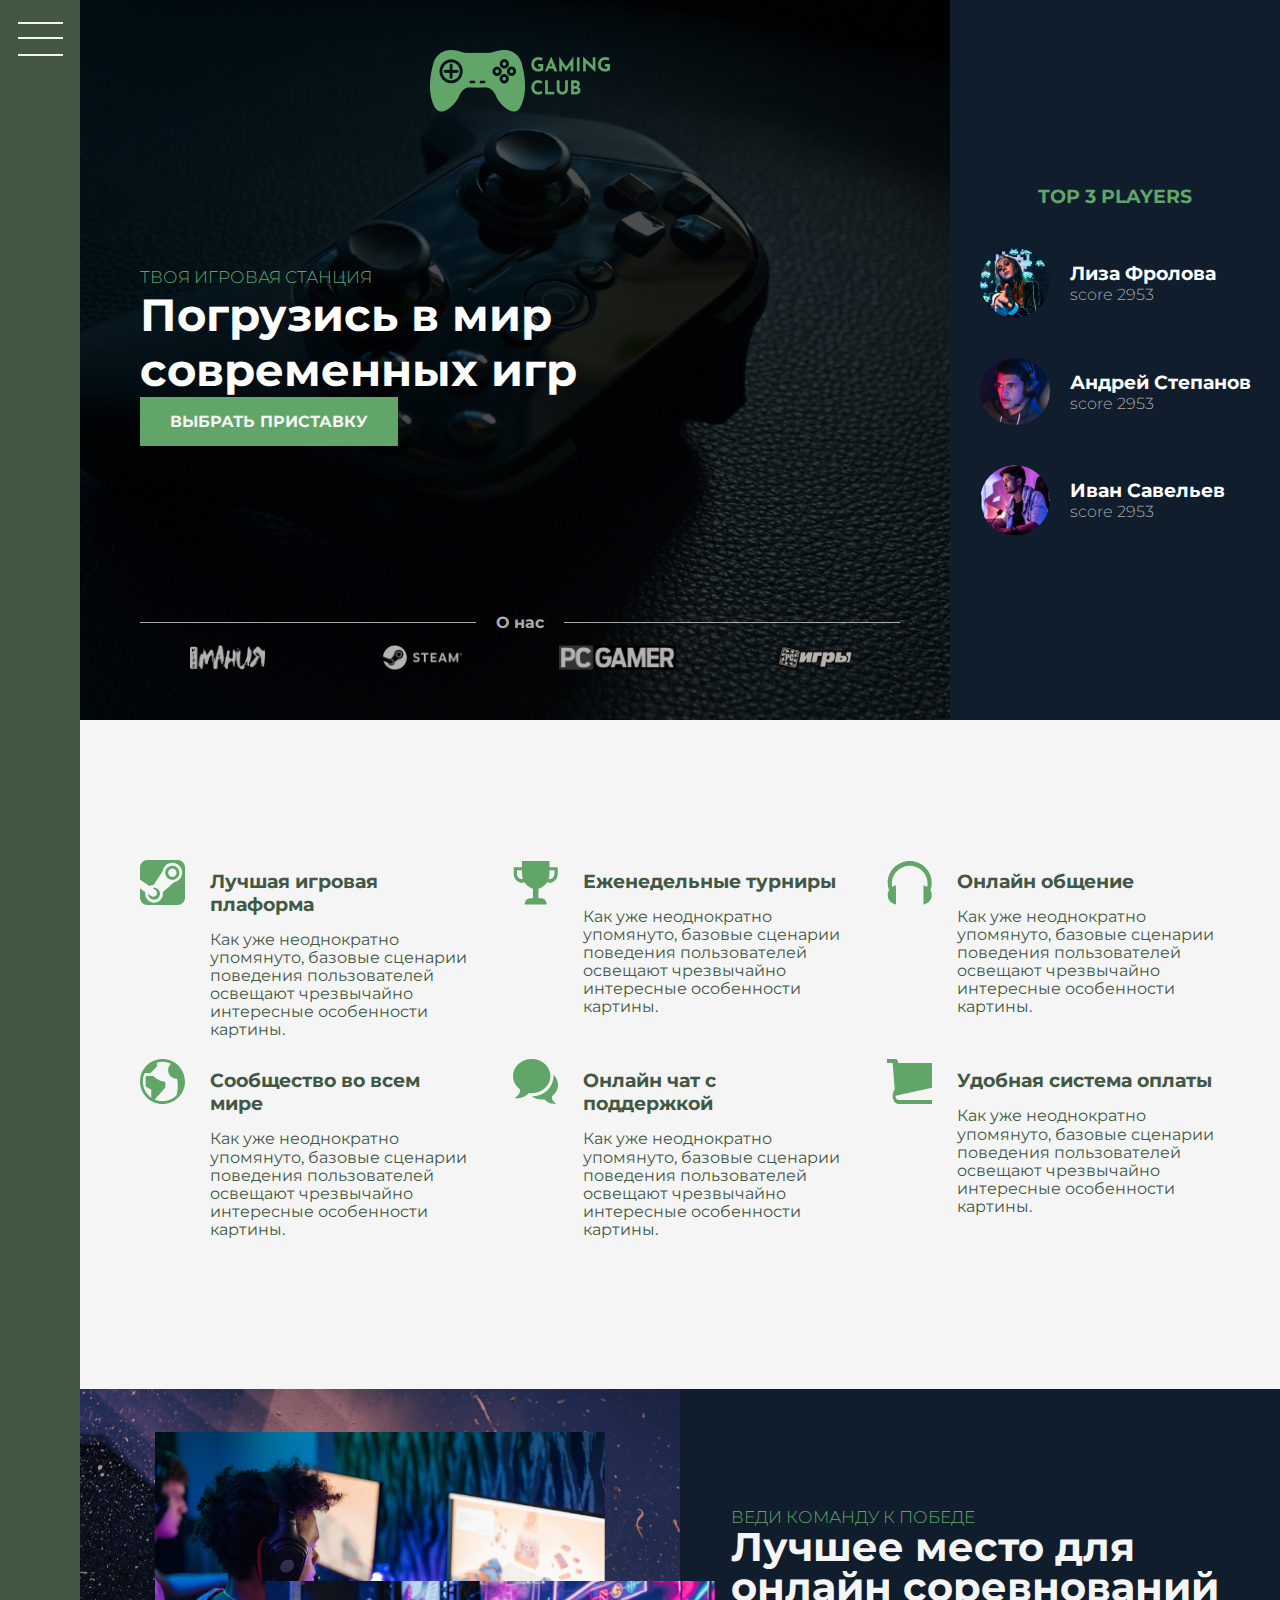
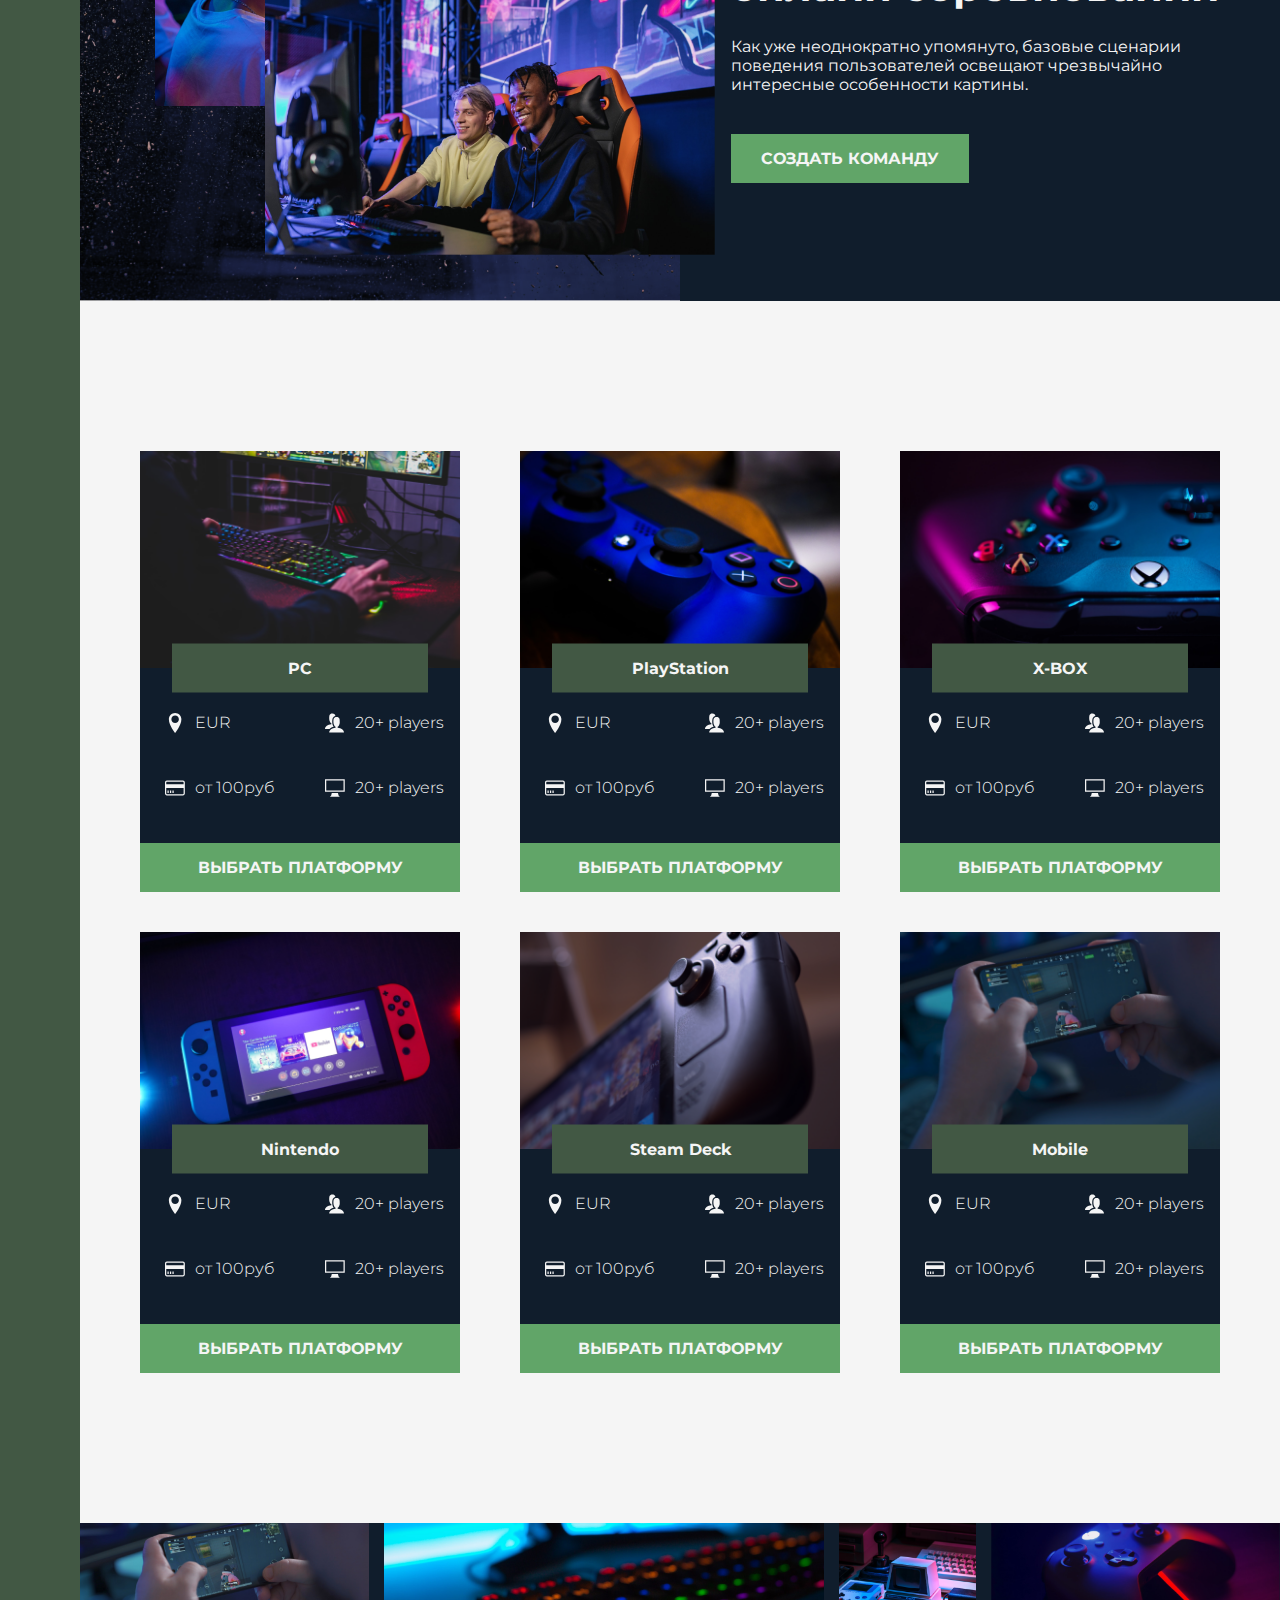
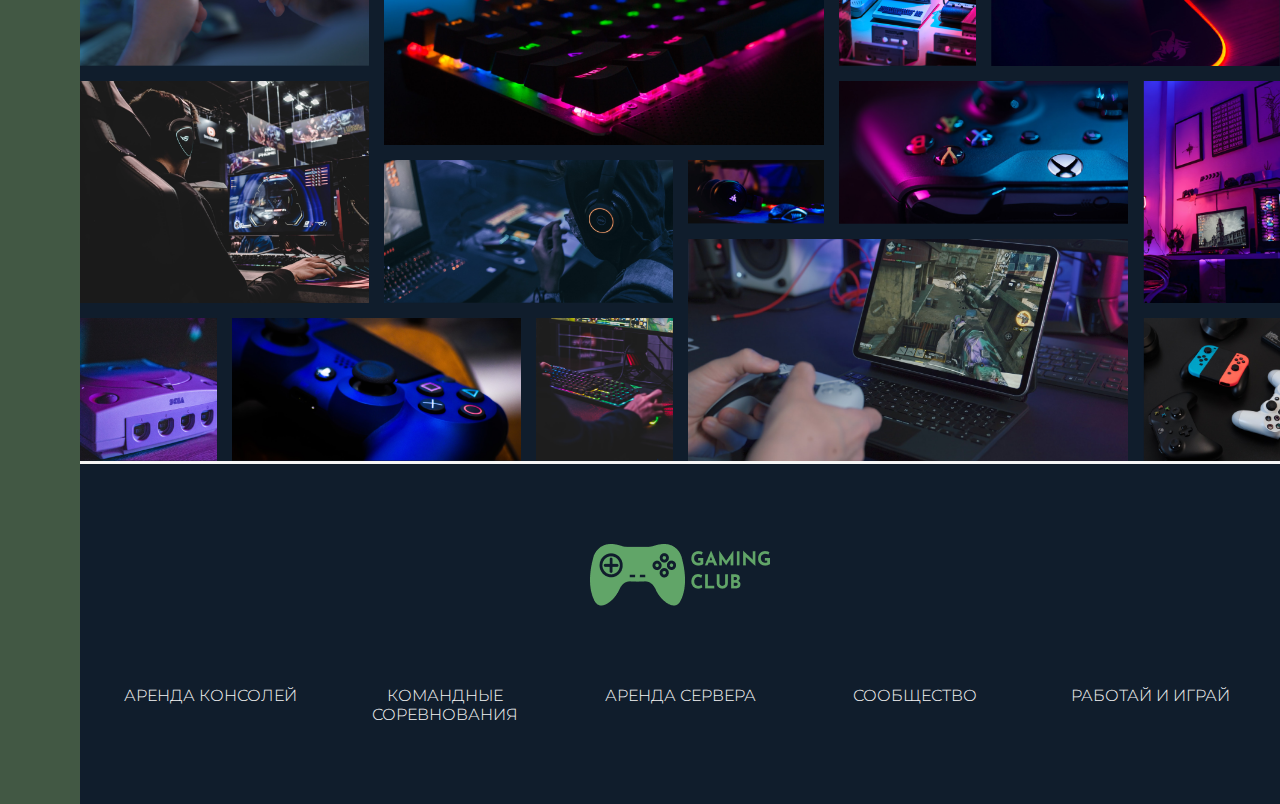
<file: index.html>
<!DOCTYPE html>
<html lang="en">
  <head>
    <meta charset="UTF-8" />
    <meta http-equiv="X-UA-Compatible" content="IE=edge" />
    <meta name="viewport" content="width=device-width, initial-scale=1.0" />
    <link
      href="https://fonts.googleapis.com/css2?family=Montserrat:wght@300;400;700&display=swap"
      rel="stylesheet"
    />
    <link rel="stylesheet" href="./css/style.css" />
    <title>Game store</title>
  </head>
  <body>
    <div class="container">
      <div class="sidebar">
        <button class="hamburger"></button>
      </div>

      <header class="header">
        <a href="#" class="logo">
          <img class="logo__img" src="./img/footer-logo.png" alt="logo" />
        </a>
        <h4 class="title-4">ТВОЯ ИГРОВАЯ СТАНЦИЯ</h4>
        <h1 class="title-1">Погрузись в мир современных игр</h1>
        <button class="btn header__btn">ВЫБРАТЬ ПРИСТАВКУ</button>
        <div class="header__line-text">О нас</div>
        <div class="header__img">
          <img src="./icons/game-1.png" alt="img" />
          <img src="./icons/game-2.png" alt="img" />
          <img src="./icons/game-3.png" alt="img" />
          <img src="./icons/game-4.png" alt="img" />
        </div>
      </header>

      <div class="gamers">
        <h3 class="title-3_green-light gamers__title">TOP 3 PLAYERS</h3>
        <div class="gamers__box">
          <img src="./img/gamer-1.png" alt="gamer" class="gamers__img" />
          <div class="gamers__text">
            <h3 class="title-3_white">Лиза Фролова</h3>
            <p class="gamers__score">score 2953</p>
          </div>
        </div>

        <div class="gamers__box">
          <img src="./img/gamer-2.png" alt="gamer" class="gamers__img" />
          <div class="gamers__text">
            <h3 class="title-3_white">Андрей Степанов</h3>
            <p class="gamers__score">score 2953</p>
          </div>
        </div>

        <div class="gamers__box">
          <img src="./img/gamer-3.png" alt="gamer" class="gamers__img" />
          <div class="gamers__text">
            <h3 class="title-3_white">Иван Савельев</h3>
            <p class="gamers__score">score 2953</p>
          </div>
        </div>
      </div>

      <div class="features">
        <div class="feature">
          <svg class="feature__icon">
            <use xlink:href="icons/symbol-defs.svg#icon-Vector-5"></use>
          </svg>
          <h3 class="title-3">Лучшая игровая плаформа</h3>
          <p class="feature__text">
            Как уже неоднократно упомянуто, базовые сценарии поведения
            пользователей освещают чрезвычайно интересные особенности картины.
          </p>
        </div>
        <div class="feature">
          <svg class="feature__icon">
            <use xlink:href="icons/symbol-defs.svg#icon-Vector-4"></use>
          </svg>
          <h3 class="title-3">Еженедельные турниры</h3>
          <p class="feature__text">
            Как уже неоднократно упомянуто, базовые сценарии поведения
            пользователей освещают чрезвычайно интересные особенности картины.
          </p>
        </div>
        <div class="feature">
          <svg class="feature__icon">
            <use xlink:href="icons/symbol-defs.svg#icon-Vector-3"></use>
          </svg>
          <h3 class="title-3">Онлайн общение</h3>
          <p class="feature__text">
            Как уже неоднократно упомянуто, базовые сценарии поведения
            пользователей освещают чрезвычайно интересные особенности картины.
          </p>
        </div>
        <div class="feature">
          <svg class="feature__icon">
            <use xlink:href="icons/symbol-defs.svg#icon-Vector-2"></use>
          </svg>
          <h3 class="title-3">Сообщество во всем мире</h3>
          <p class="feature__text">
            Как уже неоднократно упомянуто, базовые сценарии поведения
            пользователей освещают чрезвычайно интересные особенности картины.
          </p>
        </div>
        <div class="feature">
          <svg class="feature__icon">
            <use xlink:href="icons/symbol-defs.svg#icon-Vector-1"></use>
          </svg>
          <h3 class="title-3">Онлайн чат с поддержкой</h3>
          <p class="feature__text">
            Как уже неоднократно упомянуто, базовые сценарии поведения
            пользователей освещают чрезвычайно интересные особенности картины.
          </p>
        </div>
        <div class="feature">
          <svg class="feature__icon">
            <use xlink:href="icons/symbol-defs.svg#icon-Vector"></use>
          </svg>
          <h3 class="title-3">Удобная система оплаты</h3>
          <p class="feature__text">
            Как уже неоднократно упомянуто, базовые сценарии поведения
            пользователей освещают чрезвычайно интересные особенности картины.
          </p>
        </div>
      </div>

      <div class="banner-img">
        <img src="./img/banner-1.png" alt="img" class="banner-img__img-1" />
        <img src="./img/banner-2.png" alt="img" class="banner-img__img-2" />
      </div>

      <div class="banner-text">
        <h4 class="title-4">ВЕДИ КОМАНДУ К ПОБЕДЕ</h4>
        <h2 class="title-2 mb-sm">Лучшее место для онлайн соревнований</h2>
        <p class="banner-text__text">
          Как уже неоднократно упомянуто, базовые сценарии поведения
          пользователей освещают чрезвычайно интересные особенности картины.
        </p>
        <button class="btn">СОЗДАТЬ КОМАНДУ</button>
      </div>

      <div class="cards">
        <div class="card">
          <img src="./img/card-1.png" alt="img" class="card__img" />
          <h5 class="card__title">PC</h5>
          <div class="content card__location">
            <svg class="card__svg">
              <use xlink:href="icons/symbol-defs2.svg#icon-icon-location"></use>
            </svg>
            <p>EUR</p>
          </div>
          <div class="content card__man">
            <svg class="card__svg">
              <use xlink:href="icons/symbol-defs2.svg#icon-icon-man"></use>
            </svg>
            <p>20+ players</p>
          </div>
          <div class="content card__credit">
            <svg class="card__svg">
              <use xlink:href="icons/symbol-defs2.svg#icon-icon-credit"></use>
            </svg>
            <p>от 100руб</p>
          </div>
          <div class="content card__monitor">
            <svg class="card__svg">
              <use xlink:href="icons/symbol-defs2.svg#icon-icon-monitor"></use>
            </svg>
            <p>20+ players</p>
          </div>
          <button class="btn card__btn">ВЫБРАТЬ ПЛАТФОРМУ</button>
        </div>
        <div class="card">
          <img src="./img/card-2.png" alt="img" class="card__img" />
          <h5 class="card__title">PlayStation</h5>
          <div class="content card__location">
            <svg class="card__svg">
              <use xlink:href="icons/symbol-defs2.svg#icon-icon-location"></use>
            </svg>
            <p>EUR</p>
          </div>
          <div class="content card__man">
            <svg class="card__svg">
              <use xlink:href="icons/symbol-defs2.svg#icon-icon-man"></use>
            </svg>
            <p>20+ players</p>
          </div>
          <div class="content card__credit">
            <svg class="card__svg">
              <use xlink:href="icons/symbol-defs2.svg#icon-icon-credit"></use>
            </svg>
            <p>от 100руб</p>
          </div>
          <div class="content card__monitor">
            <svg class="card__svg">
              <use xlink:href="icons/symbol-defs2.svg#icon-icon-monitor"></use>
            </svg>
            <p>20+ players</p>
          </div>
          <button class="btn card__btn">ВЫБРАТЬ ПЛАТФОРМУ</button>
        </div>
        <div class="card">
          <img src="./img/card-3.png" alt="img" class="card__img" />
          <h5 class="card__title">X-BOX</h5>
          <div class="content card__location">
            <svg class="card__svg">
              <use xlink:href="icons/symbol-defs2.svg#icon-icon-location"></use>
            </svg>
            <p>EUR</p>
          </div>
          <div class="content card__man">
            <svg class="card__svg">
              <use xlink:href="icons/symbol-defs2.svg#icon-icon-man"></use>
            </svg>
            <p>20+ players</p>
          </div>
          <div class="content card__credit">
            <svg class="card__svg">
              <use xlink:href="icons/symbol-defs2.svg#icon-icon-credit"></use>
            </svg>
            <p>от 100руб</p>
          </div>
          <div class="content card__monitor">
            <svg class="card__svg">
              <use xlink:href="icons/symbol-defs2.svg#icon-icon-monitor"></use>
            </svg>
            <p>20+ players</p>
          </div>
          <button class="btn card__btn">ВЫБРАТЬ ПЛАТФОРМУ</button>
        </div>
        <div class="card">
          <img src="./img/card-4.png" alt="img" class="card__img" />
          <h5 class="card__title">Nintendo</h5>
          <div class="content card__location">
            <svg class="card__svg">
              <use xlink:href="icons/symbol-defs2.svg#icon-icon-location"></use>
            </svg>
            <p>EUR</p>
          </div>
          <div class="content card__man">
            <svg class="card__svg">
              <use xlink:href="icons/symbol-defs2.svg#icon-icon-man"></use>
            </svg>
            <p>20+ players</p>
          </div>
          <div class="content card__credit">
            <svg class="card__svg">
              <use xlink:href="icons/symbol-defs2.svg#icon-icon-credit"></use>
            </svg>
            <p>от 100руб</p>
          </div>
          <div class="content card__monitor">
            <svg class="card__svg">
              <use xlink:href="icons/symbol-defs2.svg#icon-icon-monitor"></use>
            </svg>
            <p>20+ players</p>
          </div>
          <button class="btn card__btn">ВЫБРАТЬ ПЛАТФОРМУ</button>
        </div>
        <div class="card">
          <img src="./img/card-5.png" alt="img" class="card__img" />
          <h5 class="card__title">Steam Deck</h5>
          <div class="content card__location">
            <svg class="card__svg">
              <use xlink:href="icons/symbol-defs2.svg#icon-icon-location"></use>
            </svg>
            <p>EUR</p>
          </div>
          <div class="content card__man">
            <svg class="card__svg">
              <use xlink:href="icons/symbol-defs2.svg#icon-icon-man"></use>
            </svg>
            <p>20+ players</p>
          </div>
          <div class="content card__credit">
            <svg class="card__svg">
              <use xlink:href="icons/symbol-defs2.svg#icon-icon-credit"></use>
            </svg>
            <p>от 100руб</p>
          </div>
          <div class="content card__monitor">
            <svg class="card__svg">
              <use xlink:href="icons/symbol-defs2.svg#icon-icon-monitor"></use>
            </svg>
            <p>20+ players</p>
          </div>
          <button class="btn card__btn">ВЫБРАТЬ ПЛАТФОРМУ</button>
        </div>
        <div class="card">
          <img src="./img/card-6.png" alt="img" class="card__img" />
          <h5 class="card__title">Mobile</h5>
          <div class="content card__location">
            <svg class="card__svg">
              <use xlink:href="icons/symbol-defs2.svg#icon-icon-location"></use>
            </svg>
            <p>EUR</p>
          </div>
          <div class="content card__man">
            <svg class="card__svg">
              <use xlink:href="icons/symbol-defs2.svg#icon-icon-man"></use>
            </svg>
            <p>20+ players</p>
          </div>
          <div class="content card__credit">
            <svg class="card__svg">
              <use xlink:href="icons/symbol-defs2.svg#icon-icon-credit"></use>
            </svg>
            <p>от 100руб</p>
          </div>
          <div class="content card__monitor">
            <svg class="card__svg">
              <use xlink:href="icons/symbol-defs2.svg#icon-icon-monitor"></use>
            </svg>
            <p>20+ players</p>
          </div>
          <button class="btn card__btn">ВЫБРАТЬ ПЛАТФОРМУ</button>
        </div>
      </div>

      <div class="gallery">
        <div class="gallery__item gallery__item-1">
          <img src="./img/gal-1.png" alt="img-1" class="gallery__img" />
        </div>

        <div class="gallery__item gallery__item-2">
          <img src="./img/gal-2.png" alt="img-2" class="gallery__img" />
        </div>

        <div class="gallery__item gallery__item-3">
          <img src="./img/gal-3.png" alt="img-3" class="gallery__img" />
        </div>

        <div class="gallery__item gallery__item-4">
          <img src="./img/gal-4.png" alt="img-4" class="gallery__img" />
        </div>

        <div class="gallery__item gallery__item-5">
          <img src="./img/gal-5.png" alt="img-5" class="gallery__img" />
        </div>

        <div class="gallery__item gallery__item-6">
          <img src="./img/gal-6.png" alt="img-6" class="gallery__img" />
        </div>

        <div class="gallery__item gallery__item-7">
          <img src="./img/gal-7.png" alt="img-7" class="gallery__img" />
        </div>

        <div class="gallery__item gallery__item-8">
          <img src="./img/gal-8.png" alt="img-8" class="gallery__img" />
        </div>

        <div class="gallery__item gallery__item-9">
          <img src="./img/gal-9.png" alt="img-9" class="gallery__img" />
        </div>

        <div class="gallery__item gallery__item-10">
          <img src="./img/gal-10.png" alt="img-10" class="gallery__img" />
        </div>

        <div class="gallery__item gallery__item-11">
          <img src="./img/gal-11.png" alt="img-11" class="gallery__img" />
        </div>

        <div class="gallery__item gallery__item-12">
          <img src="./img/gal-12.png" alt="img-12" class="gallery__img" />
        </div>

        <div class="gallery__item gallery__item-13">
          <img src="./img/gal-13.png" alt="img-13" class="gallery__img" />
        </div>

        <div class="gallery__item gallery__item-14">
          <img src="./img/gal-14.png" alt="img-14" class="gallery__img" />
        </div>
      </div>

      <footer class="footer">
        <a href="#" class="logo">
          <img class="logo__img" src="./img/footer-logo.png" alt="logo" />
        </a>

        <nav class="nav">
          <ul class="nav__list">
            <li class="nav__item">
              <a href="#" class="nav__link">АРЕНДА КОНСОЛЕЙ</a>
            </li>
            <li class="nav__item">
              <a href="#" class="nav__link">КОМАНДНЫЕ СОРЕВНОВАНИЯ</a>
            </li>
            <li class="nav__item">
              <a href="#" class="nav__link">АРЕНДА СЕРВЕРА</a>
            </li>
            <li class="nav__item">
              <a href="#" class="nav__link">СООБЩЕСТВО</a>
            </li>
            <li class="nav__item">
              <a href="#" class="nav__link">РАБОТАЙ И ИГРАЙ</a>
            </li>
          </ul>
        </nav>
      </footer>
    </div>
  </body>
</html>
</file>
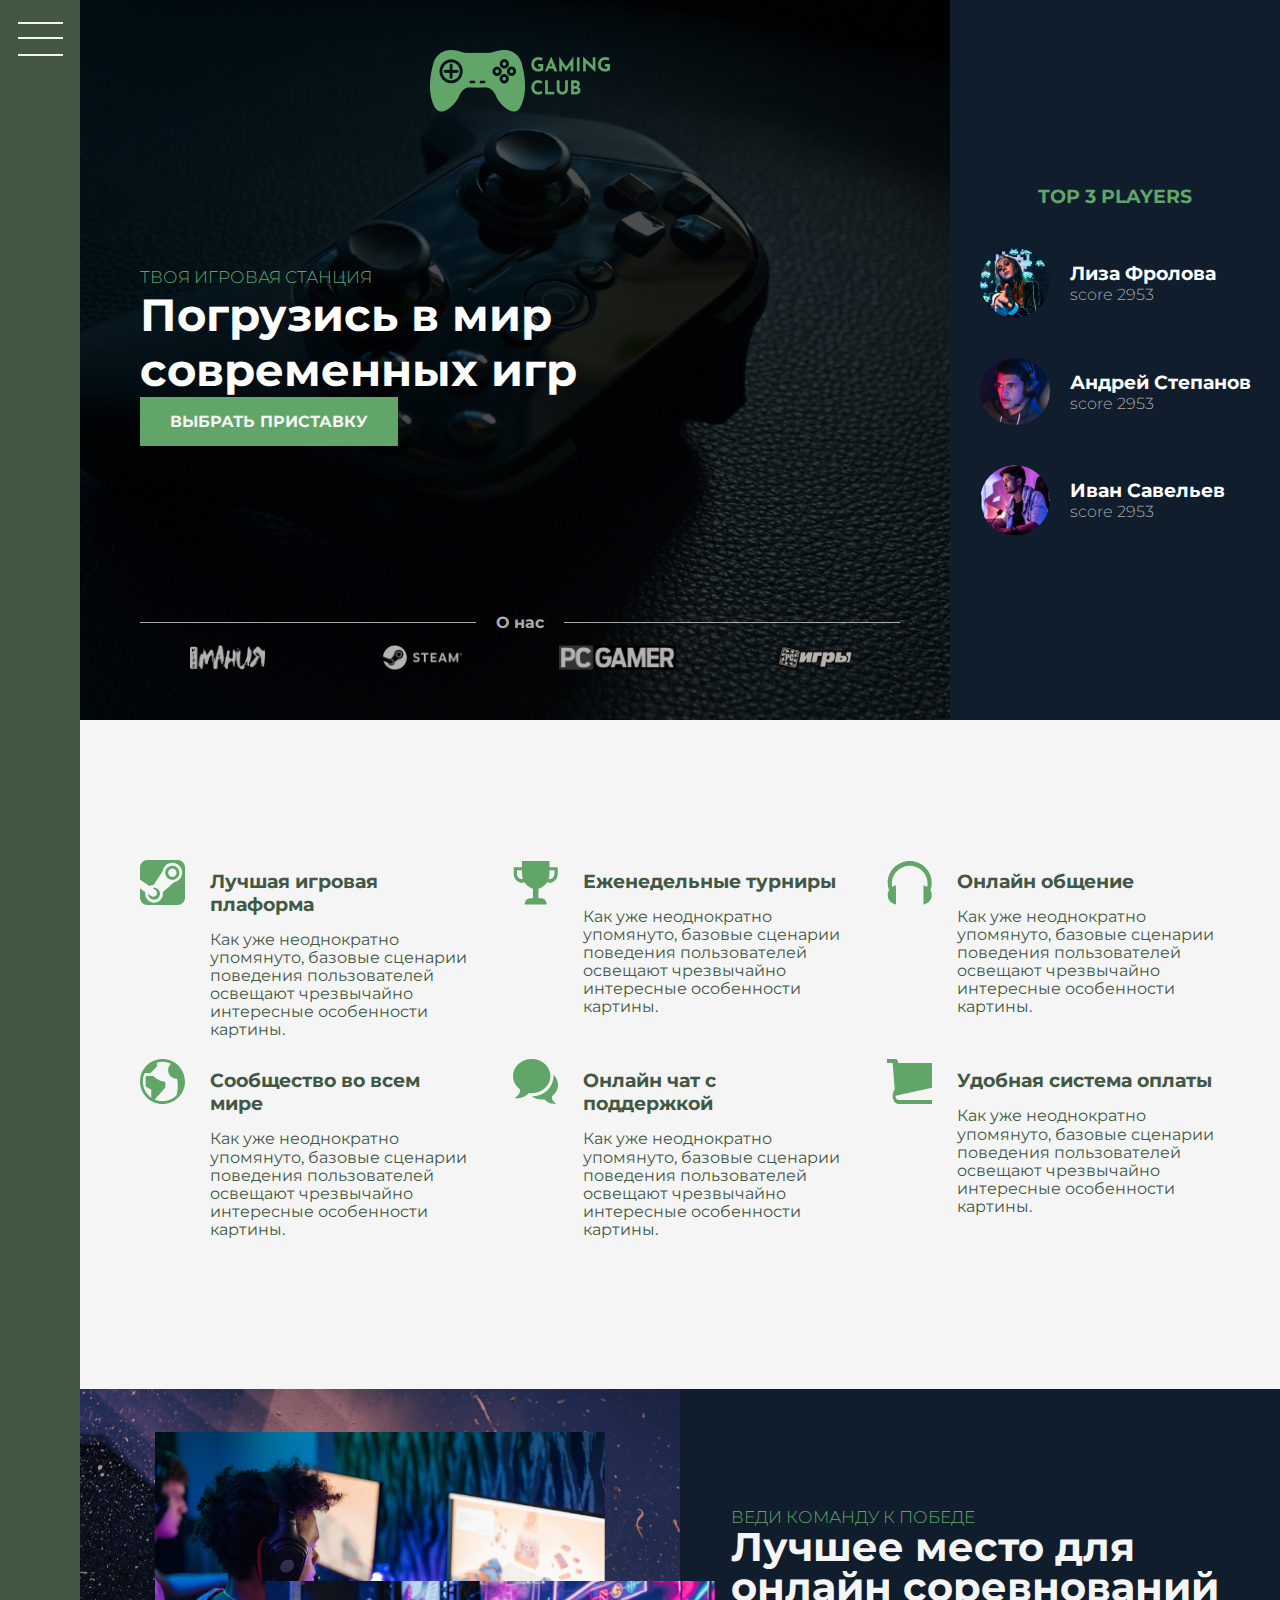
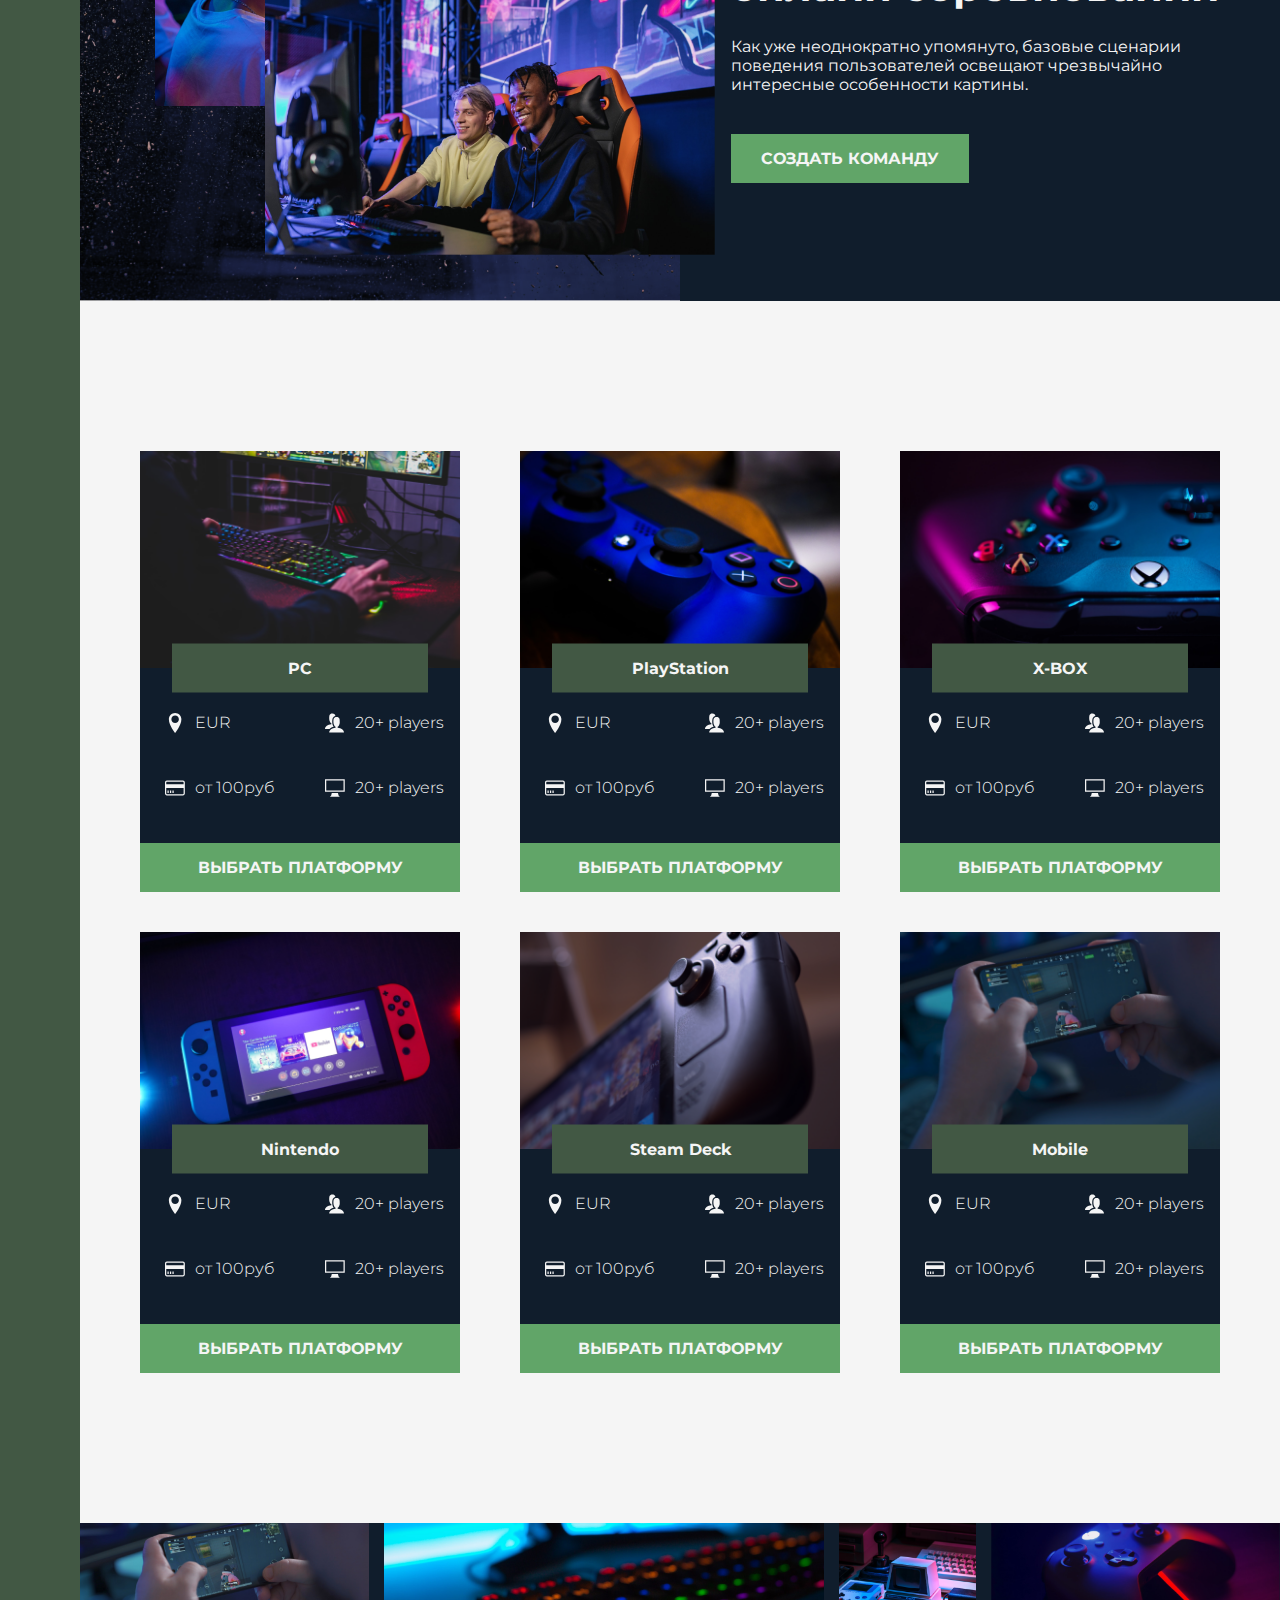
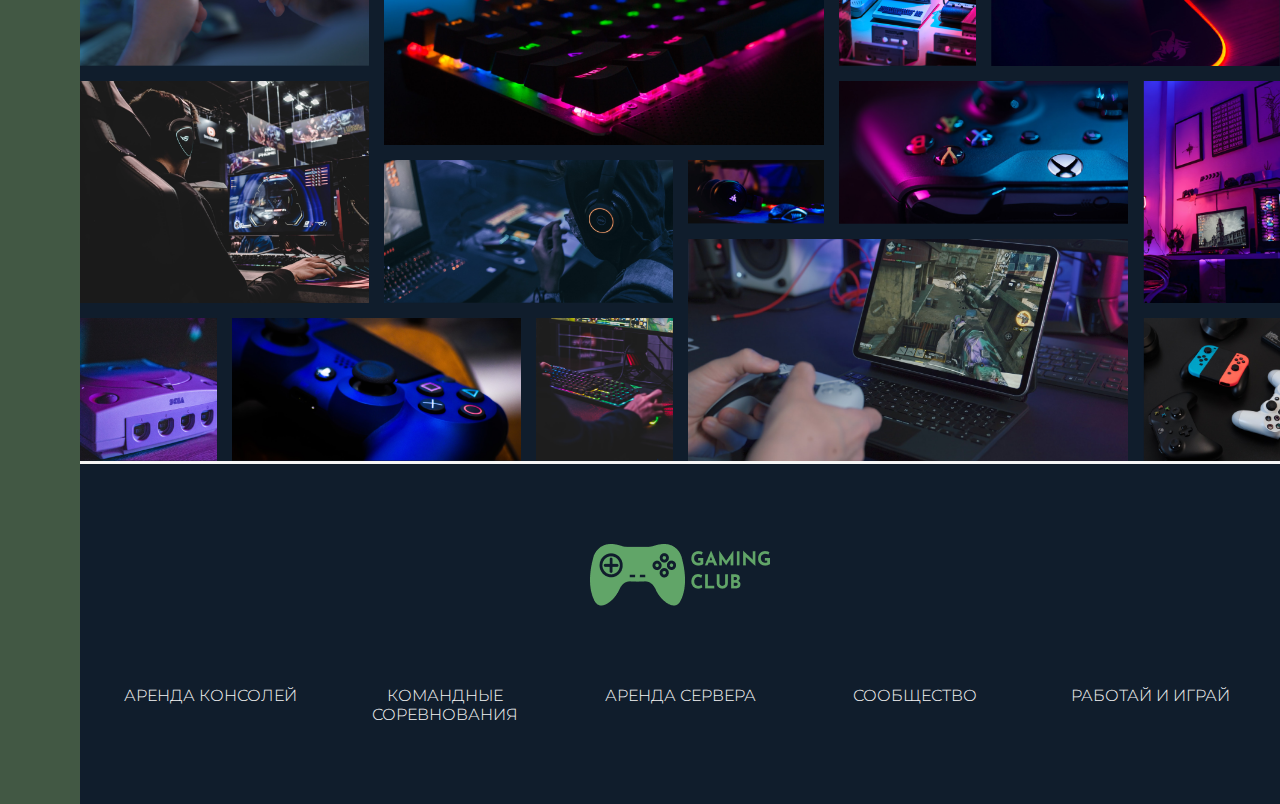
<file: src/index.html>
<!DOCTYPE html>
<html lang="en">
  <head>
    <meta charset="UTF-8" />
    <meta http-equiv="X-UA-Compatible" content="IE=edge" />
    <meta name="viewport" content="width=device-width, initial-scale=1.0" />
    <link
      href="https://fonts.googleapis.com/css2?family=Montserrat:wght@300;400;700&display=swap"
      rel="stylesheet"
    />
    <link rel="stylesheet" href="css/style.css" />
    <title>Game store</title>
  </head>
  <body>
    <div class="container">
      <div class="sidebar">
        <button class="hamburger"></button>
      </div>

      <header class="header">
        <a href="#" class="logo">
          <img class="logo__img" src="img/footer-logo.png" alt="logo" />
        </a>
        <h4 class="title-4">ТВОЯ ИГРОВАЯ СТАНЦИЯ</h4>
        <h1 class="title-1">Погрузись в мир современных игр</h1>
        <button class="btn header__btn">ВЫБРАТЬ ПРИСТАВКУ</button>
        <div class="header__line-text">О нас</div>
        <div class="header__img">
          <img src="icons/game-1.png" alt="img" />
          <img src="icons/game-2.png" alt="img" />
          <img src="icons/game-3.png" alt="img" />
          <img src="icons/game-4.png" alt="img" />
        </div>
      </header>

      <div class="gamers">
        <h3 class="title-3_green-light gamers__title">TOP 3 PLAYERS</h3>
        <div class="gamers__box">
          <img src="img/gamer-1.png" alt="gamer" class="gamers__img" />
          <div class="gamers__text">
            <h3 class="title-3_white">Лиза Фролова</h3>
            <p class="gamers__score">score 2953</p>
          </div>
        </div>

        <div class="gamers__box">
          <img src="img/gamer-2.png" alt="gamer" class="gamers__img" />
          <div class="gamers__text">
            <h3 class="title-3_white">Андрей Степанов</h3>
            <p class="gamers__score">score 2953</p>
          </div>
        </div>

        <div class="gamers__box">
          <img src="img/gamer-3.png" alt="gamer" class="gamers__img" />
          <div class="gamers__text">
            <h3 class="title-3_white">Иван Савельев</h3>
            <p class="gamers__score">score 2953</p>
          </div>
        </div>
      </div>

      <div class="features">
        <div class="feature">
          <svg class="feature__icon">
            <use xlink:href="icons/symbol-defs.svg#icon-Vector-5"></use>
          </svg>
          <h3 class="title-3">Лучшая игровая плаформа</h3>
          <p class="feature__text">
            Как уже неоднократно упомянуто, базовые сценарии поведения
            пользователей освещают чрезвычайно интересные особенности картины.
          </p>
        </div>
        <div class="feature">
          <svg class="feature__icon">
            <use xlink:href="icons/symbol-defs.svg#icon-Vector-4"></use>
          </svg>
          <h3 class="title-3">Еженедельные турниры</h3>
          <p class="feature__text">
            Как уже неоднократно упомянуто, базовые сценарии поведения
            пользователей освещают чрезвычайно интересные особенности картины.
          </p>
        </div>
        <div class="feature">
          <svg class="feature__icon">
            <use xlink:href="icons/symbol-defs.svg#icon-Vector-3"></use>
          </svg>
          <h3 class="title-3">Онлайн общение</h3>
          <p class="feature__text">
            Как уже неоднократно упомянуто, базовые сценарии поведения
            пользователей освещают чрезвычайно интересные особенности картины.
          </p>
        </div>
        <div class="feature">
          <svg class="feature__icon">
            <use xlink:href="icons/symbol-defs.svg#icon-Vector-2"></use>
          </svg>
          <h3 class="title-3">Сообщество во всем мире</h3>
          <p class="feature__text">
            Как уже неоднократно упомянуто, базовые сценарии поведения
            пользователей освещают чрезвычайно интересные особенности картины.
          </p>
        </div>
        <div class="feature">
          <svg class="feature__icon">
            <use xlink:href="icons/symbol-defs.svg#icon-Vector-1"></use>
          </svg>
          <h3 class="title-3">Онлайн чат с поддержкой</h3>
          <p class="feature__text">
            Как уже неоднократно упомянуто, базовые сценарии поведения
            пользователей освещают чрезвычайно интересные особенности картины.
          </p>
        </div>
        <div class="feature">
          <svg class="feature__icon">
            <use xlink:href="icons/symbol-defs.svg#icon-Vector"></use>
          </svg>
          <h3 class="title-3">Удобная система оплаты</h3>
          <p class="feature__text">
            Как уже неоднократно упомянуто, базовые сценарии поведения
            пользователей освещают чрезвычайно интересные особенности картины.
          </p>
        </div>
      </div>

      <div class="banner-img">
        <img src="/src/img/banner-1.png" alt="img" class="banner-img__img-1" />
        <img src="/src/img/banner-2.png" alt="img" class="banner-img__img-2" />
      </div>

      <div class="banner-text">
        <h4 class="title-4">ВЕДИ КОМАНДУ К ПОБЕДЕ</h4>
        <h2 class="title-2 mb-sm">Лучшее место для онлайн соревнований</h2>
        <p class="banner-text__text">
          Как уже неоднократно упомянуто, базовые сценарии поведения
          пользователей освещают чрезвычайно интересные особенности картины.
        </p>
        <button class="btn">СОЗДАТЬ КОМАНДУ</button>
      </div>

      <div class="cards">
        <div class="card">
          <img src="/src/img/card-1.png" alt="img" class="card__img" />
          <h5 class="card__title">PC</h5>
          <div class="content card__location">
            <svg class="card__svg">
              <use xlink:href="icons/symbol-defs2.svg#icon-icon-location"></use>
            </svg>
            <p>EUR</p>
          </div>
          <div class="content card__man">
            <svg class="card__svg">
              <use xlink:href="icons/symbol-defs2.svg#icon-icon-man"></use>
            </svg>
            <p>20+ players</p>
          </div>
          <div class="content card__credit">
            <svg class="card__svg">
              <use xlink:href="icons/symbol-defs2.svg#icon-icon-credit"></use>
            </svg>
            <p>от 100руб</p>
          </div>
          <div class="content card__monitor">
            <svg class="card__svg">
              <use xlink:href="icons/symbol-defs2.svg#icon-icon-monitor"></use>
            </svg>
            <p>20+ players</p>
          </div>
          <button class="btn card__btn">ВЫБРАТЬ ПЛАТФОРМУ</button>
        </div>
        <div class="card">
          <img src="/src/img/card-2.png" alt="img" class="card__img" />
          <h5 class="card__title">PlayStation</h5>
          <div class="content card__location">
            <svg class="card__svg">
              <use xlink:href="icons/symbol-defs2.svg#icon-icon-location"></use>
            </svg>
            <p>EUR</p>
          </div>
          <div class="content card__man">
            <svg class="card__svg">
              <use xlink:href="icons/symbol-defs2.svg#icon-icon-man"></use>
            </svg>
            <p>20+ players</p>
          </div>
          <div class="content card__credit">
            <svg class="card__svg">
              <use xlink:href="icons/symbol-defs2.svg#icon-icon-credit"></use>
            </svg>
            <p>от 100руб</p>
          </div>
          <div class="content card__monitor">
            <svg class="card__svg">
              <use xlink:href="icons/symbol-defs2.svg#icon-icon-monitor"></use>
            </svg>
            <p>20+ players</p>
          </div>
          <button class="btn card__btn">ВЫБРАТЬ ПЛАТФОРМУ</button>
        </div>
        <div class="card">
          <img src="/src/img/card-3.png" alt="img" class="card__img" />
          <h5 class="card__title">X-BOX</h5>
          <div class="content card__location">
            <svg class="card__svg">
              <use xlink:href="icons/symbol-defs2.svg#icon-icon-location"></use>
            </svg>
            <p>EUR</p>
          </div>
          <div class="content card__man">
            <svg class="card__svg">
              <use xlink:href="icons/symbol-defs2.svg#icon-icon-man"></use>
            </svg>
            <p>20+ players</p>
          </div>
          <div class="content card__credit">
            <svg class="card__svg">
              <use xlink:href="icons/symbol-defs2.svg#icon-icon-credit"></use>
            </svg>
            <p>от 100руб</p>
          </div>
          <div class="content card__monitor">
            <svg class="card__svg">
              <use xlink:href="icons/symbol-defs2.svg#icon-icon-monitor"></use>
            </svg>
            <p>20+ players</p>
          </div>
          <button class="btn card__btn">ВЫБРАТЬ ПЛАТФОРМУ</button>
        </div>
        <div class="card">
          <img src="/src/img/card-4.png" alt="img" class="card__img" />
          <h5 class="card__title">Nintendo</h5>
          <div class="content card__location">
            <svg class="card__svg">
              <use xlink:href="icons/symbol-defs2.svg#icon-icon-location"></use>
            </svg>
            <p>EUR</p>
          </div>
          <div class="content card__man">
            <svg class="card__svg">
              <use xlink:href="icons/symbol-defs2.svg#icon-icon-man"></use>
            </svg>
            <p>20+ players</p>
          </div>
          <div class="content card__credit">
            <svg class="card__svg">
              <use xlink:href="icons/symbol-defs2.svg#icon-icon-credit"></use>
            </svg>
            <p>от 100руб</p>
          </div>
          <div class="content card__monitor">
            <svg class="card__svg">
              <use xlink:href="icons/symbol-defs2.svg#icon-icon-monitor"></use>
            </svg>
            <p>20+ players</p>
          </div>
          <button class="btn card__btn">ВЫБРАТЬ ПЛАТФОРМУ</button>
        </div>
        <div class="card">
          <img src="/src/img/card-5.png" alt="img" class="card__img" />
          <h5 class="card__title">Steam Deck</h5>
          <div class="content card__location">
            <svg class="card__svg">
              <use xlink:href="icons/symbol-defs2.svg#icon-icon-location"></use>
            </svg>
            <p>EUR</p>
          </div>
          <div class="content card__man">
            <svg class="card__svg">
              <use xlink:href="icons/symbol-defs2.svg#icon-icon-man"></use>
            </svg>
            <p>20+ players</p>
          </div>
          <div class="content card__credit">
            <svg class="card__svg">
              <use xlink:href="icons/symbol-defs2.svg#icon-icon-credit"></use>
            </svg>
            <p>от 100руб</p>
          </div>
          <div class="content card__monitor">
            <svg class="card__svg">
              <use xlink:href="icons/symbol-defs2.svg#icon-icon-monitor"></use>
            </svg>
            <p>20+ players</p>
          </div>
          <button class="btn card__btn">ВЫБРАТЬ ПЛАТФОРМУ</button>
        </div>
        <div class="card">
          <img src="/src/img/card-6.png" alt="img" class="card__img" />
          <h5 class="card__title">Mobile</h5>
          <div class="content card__location">
            <svg class="card__svg">
              <use xlink:href="icons/symbol-defs2.svg#icon-icon-location"></use>
            </svg>
            <p>EUR</p>
          </div>
          <div class="content card__man">
            <svg class="card__svg">
              <use xlink:href="icons/symbol-defs2.svg#icon-icon-man"></use>
            </svg>
            <p>20+ players</p>
          </div>
          <div class="content card__credit">
            <svg class="card__svg">
              <use xlink:href="icons/symbol-defs2.svg#icon-icon-credit"></use>
            </svg>
            <p>от 100руб</p>
          </div>
          <div class="content card__monitor">
            <svg class="card__svg">
              <use xlink:href="icons/symbol-defs2.svg#icon-icon-monitor"></use>
            </svg>
            <p>20+ players</p>
          </div>
          <button class="btn card__btn">ВЫБРАТЬ ПЛАТФОРМУ</button>
        </div>
      </div>

      <div class="gallery">
        <div class="gallery__item gallery__item-1">
          <img src="img/gal-1.png" alt="img-1" class="gallery__img" />
        </div>

        <div class="gallery__item gallery__item-2">
          <img src="img/gal-2.png" alt="img-2" class="gallery__img" />
        </div>

        <div class="gallery__item gallery__item-3">
          <img src="img/gal-3.png" alt="img-3" class="gallery__img" />
        </div>

        <div class="gallery__item gallery__item-4">
          <img src="img/gal-4.png" alt="img-4" class="gallery__img" />
        </div>

        <div class="gallery__item gallery__item-5">
          <img src="img/gal-5.png" alt="img-5" class="gallery__img" />
        </div>

        <div class="gallery__item gallery__item-6">
          <img src="img/gal-6.png" alt="img-6" class="gallery__img" />
        </div>

        <div class="gallery__item gallery__item-7">
          <img src="img/gal-7.png" alt="img-7" class="gallery__img" />
        </div>

        <div class="gallery__item gallery__item-8">
          <img src="img/gal-8.png" alt="img-8" class="gallery__img" />
        </div>

        <div class="gallery__item gallery__item-9">
          <img src="img/gal-9.png" alt="img-9" class="gallery__img" />
        </div>

        <div class="gallery__item gallery__item-10">
          <img src="img/gal-10.png" alt="img-10" class="gallery__img" />
        </div>

        <div class="gallery__item gallery__item-11">
          <img src="img/gal-11.png" alt="img-11" class="gallery__img" />
        </div>

        <div class="gallery__item gallery__item-12">
          <img src="img/gal-12.png" alt="img-12" class="gallery__img" />
        </div>

        <div class="gallery__item gallery__item-13">
          <img src="img/gal-13.png" alt="img-13" class="gallery__img" />
        </div>

        <div class="gallery__item gallery__item-14">
          <img src="img/gal-14.png" alt="img-14" class="gallery__img" />
        </div>
      </div>

      <footer class="footer">
        <a href="#" class="logo">
          <img class="logo__img" src="img/footer-logo.png" alt="logo" />
        </a>

        <nav class="nav">
          <ul class="nav__list">
            <li class="nav__item">
              <a href="#" class="nav__link">АРЕНДА КОНСОЛЕЙ</a>
            </li>
            <li class="nav__item">
              <a href="#" class="nav__link">КОМАНДНЫЕ СОРЕВНОВАНИЯ</a>
            </li>
            <li class="nav__item">
              <a href="#" class="nav__link">АРЕНДА СЕРВЕРА</a>
            </li>
            <li class="nav__item">
              <a href="#" class="nav__link">СООБЩЕСТВО</a>
            </li>
            <li class="nav__item">
              <a href="#" class="nav__link">РАБОТАЙ И ИГРАЙ</a>
            </li>
          </ul>
        </nav>
      </footer>
    </div>
  </body>
</html>
</file>
<file: css/style.css>
*, ::after, ::before {
  margin: 0;
  padding: 0;
  box-sizing: border-box; }

html {
  font-size: 62.5%; }
  @media only screen and (max-width: 1170px) {
    html {
      font-size: 50%; } }
  @media only screen and (max-width: 420px) {
    html {
      font-size: 40%; } }

body {
  font-family: "Montserrat", sans-serif;
  font-weight: 400px;
  color: #F5F5F5;
  font-size: 1.6rem;
  background-color: #F5F5F5; }

.container {
  display: grid;
  grid-template-rows: 80vh min-content 40vw repeat(3, min-content);
  grid-template-columns: [sidebar-start] 8rem [sidebar-end full-start] minmax(6rem, 1fr) [center-start] repeat(8, [col-start] minmax(min-content, 14rem) [col-end]) [center-end] minmax(6rem, 1fr) [full-end]; }
  @media only screen and (max-width: 1170px) {
    .container {
      grid-template-rows: 6rem 80vh min-content 40vw repeat(3, min-content);
      grid-template-columns: [full-start] minmax(6rem, 1fr) [center-start] repeat(8, [col-start] minmax(min-content, 14rem) [col-end]) [center-end] minmax(6rem, 1fr) [full-end]; } }
  @media only screen and (max-width: 830px) {
    .container {
      grid-template-rows: 6rem calc(100vh - 6rem) min-content min-content min-content repeat(3, min-content); } }

.btn {
  font-family: "Montserrat", sans-serif;
  font-size: 1.6rem;
  font-weight: 700;
  color: #F5F5F5;
  text-transform: uppercase;
  background-color: #61A568;
  border: none;
  padding: 1.5rem 3rem; }
  .btn:hover {
    background-color: #425844; }

.title-1 {
  font-size: 4.5rem;
  font-weight: 700;
  color: white; }

.title-2 {
  font-size: 4rem;
  font-weight: 700;
  color: #F5F5F5;
  line-height: 100%; }

.title-3 {
  font-size: 1.9rem;
  font-weight: 700;
  color: #425844; }
  .title-3_white {
    color: white; }
  .title-3_green-light {
    color: #61A568; }

.title-4 {
  font-size: 1.7rem;
  font-weight: 300;
  color: #61A568; }

.cards {
  background-color: #F5F5F5;
  grid-column: center-start/center-end;
  display: grid;
  grid-template-columns: repeat(auto-fit, minmax(25rem, 1fr));
  gap: 4rem 6rem;
  padding: 15rem 0; }
  @media only screen and (max-width: 420px) {
    .cards {
      padding: 5rem 0; } }

.card {
  background-color: #101D2C;
  display: grid;
  grid-template-columns: repeat(2, 1fr);
  gap: 4.5rem 0; }
  .card__img {
    width: 100%;
    grid-column: 1/-1;
    grid-row: 1/2; }
  .card__title {
    grid-column: 1/-1;
    grid-row: 1/2;
    padding: 1.5rem;
    background-color: #425844;
    font-size: 1.6rem;
    font-weight: 700;
    text-align: center;
    color: #F5F5F5;
    width: 80%;
    justify-self: center;
    align-self: flex-end;
    transform: translateY(50%);
    z-index: 2; }
  .card__svg {
    width: 2rem;
    height: 2rem;
    margin-right: 1rem; }
  .card__btn {
    grid-column: 1/-1; }

.content {
  margin-left: 2.5rem;
  display: flex; }

.content p {
  font-size: 1.6rem;
  font-weight: 300;
  color: #F5F5F5; }

.header {
  background-color: #101D2C;
  grid-column: full-start/col-end 6;
  display: grid;
  grid-template-rows: 1fr min-content minmax(10rem, min-content) 1fr;
  padding: 5rem 5rem 5rem 6rem;
  background: url(../img/header-bg.png) center/cover no-repeat; }
  @media only screen and (max-width: 830px) {
    .header {
      grid-column: full-start/full-end; } }
  .header__line-text {
    font-size: 1.6rem;
    color: #AAAAAA;
    font-weight: 700;
    display: grid;
    grid-template-columns: 1fr max-content 1fr;
    gap: 0 2rem;
    align-items: center;
    margin-bottom: 1.3rem; }
    .header__line-text::before, .header__line-text::after {
      content: "";
      height: 0.1rem;
      display: block;
      background-color: #AAAAAA; }
  .header__img {
    display: grid;
    grid-template-columns: repeat(4, 1fr);
    justify-items: center;
    gap: 2rem; }
  .header__img img {
    height: 2.5rem;
    filter: brightness(70%); }
  .header__btn {
    align-self: start;
    justify-self: start; }

.logo {
  display: block; }
  .logo__img {
    display: block;
    margin: 0 auto;
    margin-bottom: 8rem; }

.features {
  padding: 15rem 0;
  background-color: #F5F5F5;
  grid-column: center-start/center-end;
  display: grid;
  grid-template-columns: repeat(auto-fit, minmax(28rem, 1fr));
  gap: 3rem 4rem;
  align-items: start; }
  @media only screen and (max-width: 420px) {
    .features {
      padding: 5rem 0; } }

.feature {
  display: grid;
  grid-template-columns: min-content 1fr;
  gap: 1.5rem 2.5rem; }
  .feature__icon {
    grid-row: 1/span 2;
    width: 4.5rem;
    height: 4.5rem;
    transform: translateY(-1rem); }
  .feature__text {
    font-size: 1.6rem;
    font-weight: 400;
    color: #425844;
    line-height: 113%; }

.gamers {
  background-color: #101D2C;
  grid-column: col-start 7/full-end;
  display: grid;
  grid-template-columns: max-content;
  align-content: center;
  justify-content: center;
  gap: 4rem 2rem; }
  @media only screen and (max-width: 830px) {
    .gamers {
      grid-column: 1/-1;
      grid-template-columns: repeat(auto-fit, minmax(25rem, 1fr));
      justify-items: center;
      padding: 5rem 0; } }
  @media only screen and (max-width: 420px) {
    .gamers {
      grid-template-columns: min-content;
      justify-items: start; } }
  .gamers__box {
    display: grid;
    grid-template-columns: repeat(2, max-content);
    gap: 2rem; }
  .gamers__title {
    grid-column: 1/-1;
    justify-self: center; }
  .gamers__img {
    width: 7rem;
    border-radius: 50%; }
  .gamers__text {
    align-self: center; }
  .gamers__score {
    font-size: 1.6rem;
    color: #AAAAAA;
    font-weight: 300; }

.banner-img {
  background-color: #101D2C;
  grid-column: full-start/col-end 4;
  display: grid;
  grid-template-columns: repeat(16, 1fr);
  grid-template-rows: repeat(24, 1fr);
  background: url(../img/background.png) center/cover no-repeat; }
  @media only screen and (max-width: 830px) {
    .banner-img {
      grid-column: 1/-1;
      grid-template-rows: repeat(19, 1fr); } }
  .banner-img__img-1 {
    width: 100%;
    grid-area: 3/3/12/15; }
    @media only screen and (max-width: 830px) {
      .banner-img__img-1 {
        grid-column: 2/10; } }
  .banner-img__img-2 {
    width: 100%;
    grid-area: 10/5/23/-1;
    transform: translateX(3.5rem); }
    @media only screen and (max-width: 830px) {
      .banner-img__img-2 {
        grid-column: 8/15; } }
.banner-text {
  background-color: #101D2C;
  grid-column: col-start 5/full-end;
  display: grid;
  align-content: center;
  justify-items: start;
  padding: 0 4vw; }
  @media only screen and (max-width: 830px) {
    .banner-text {
      grid-row: 5/6;
      grid-column: 1/-1;
      padding: 4rem; } }
  .banner-text__text {
    margin-bottom: 4rem; }

.sidebar {
  background-color: #425844;
  grid-column: sidebar-start/sidebar-end;
  grid-row: 1/-1;
  padding-top: 3.7rem;
  display: flex;
  justify-content: center; }
  @media only screen and (max-width: 1170px) {
    .sidebar {
      justify-content: end;
      grid-area: 1/1/2/-1;
      align-items: center;
      padding: 0 4rem 0 0; } }

.hamburger {
  border: none;
  background-color: #F5F5F5;
  height: 0.2rem;
  width: 4.5rem;
  cursor: pointer; }
  .hamburger::before, .hamburger::after {
    content: "";
    background-color: #F5F5F5;
    display: block;
    height: 0.2rem;
    width: 4.5rem; }
  .hamburger::before {
    transform: translateY(-1.5rem); }
  .hamburger::after {
    transform: translateY(1.5rem); }

.gallery {
  background-color: #101D2C;
  grid-column: full-start/full-end;
  display: grid;
  grid-template-columns: repeat(8, 1fr);
  grid-template-rows: repeat(7, 5vw);
  gap: 1.5rem; }
  .gallery__img {
    width: 100%;
    height: 100%;
    object-fit: cover; }
  .gallery__item-1 {
    grid-area: 1/1/3/3; }
  .gallery__item-2 {
    grid-area: 1/3/span 3/span 3; }
  .gallery__item-3 {
    grid-area: 1/6/span 2/7; }
  .gallery__item-4 {
    grid-area: 1/7/span 2/span 2; }
  .gallery__item-5 {
    grid-area: 3/1/span 3/span 2; }
  .gallery__item-6 {
    grid-area: 4/3/span 2/span 2; }
  .gallery__item-7 {
    grid-area: 4/5/5/6; }
  .gallery__item-8 {
    grid-area: 3/6/span 2/span 2; }
  .gallery__item-9 {
    grid-area: 3/8/span 3/9; }
  .gallery__item-10 {
    grid-area: 6/1/span 2/2; }
  .gallery__item-11 {
    grid-area: 6/2/span 2/span 2; }
  .gallery__item-12 {
    grid-area: 6/4/span 2/5; }
  .gallery__item-13 {
    grid-area: 5/5/span 3/span 3; }
  .gallery__item-14 {
    grid-area: 6/8/span 2/9; }

.footer {
  background-color: #101D2C;
  grid-column: full-start/full-end;
  padding: 8rem 3rem;
  border-top: 3px solid #F5F5F5; }

.nav__list {
  list-style: none;
  display: grid;
  grid-template-columns: repeat(auto-fit, minmax(15rem, 1fr));
  justify-items: center;
  gap: 3.5rem; }
.nav__link:link, .nav__link:visited {
  font-size: 1.6rem;
  font-weight: 300;
  color: #F5F5F5;
  text-decoration: none;
  text-transform: uppercase;
  text-align: center;
  transition: all 0.3s;
  display: inline-block; }
.nav__link:hover, .nav__link:active {
  color: #425844;
  transform: translateY(-0.3rem); }

.mb-sm {
  margin-bottom: 3rem; }

/*# sourceMappingURL=style.css.map */
</file>
<file: src/css/style.css>
*, ::after, ::before {
  margin: 0;
  padding: 0;
  box-sizing: border-box; }

html {
  font-size: 62.5%; }
  @media only screen and (max-width: 1170px) {
    html {
      font-size: 50%; } }
  @media only screen and (max-width: 420px) {
    html {
      font-size: 40%; } }

body {
  font-family: "Montserrat", sans-serif;
  font-weight: 400px;
  color: #F5F5F5;
  font-size: 1.6rem;
  background-color: #F5F5F5; }

.container {
  display: grid;
  grid-template-rows: 80vh min-content 40vw repeat(3, min-content);
  grid-template-columns: [sidebar-start] 8rem [sidebar-end full-start] minmax(6rem, 1fr) [center-start] repeat(8, [col-start] minmax(min-content, 14rem) [col-end]) [center-end] minmax(6rem, 1fr) [full-end]; }
  @media only screen and (max-width: 1170px) {
    .container {
      grid-template-rows: 6rem 80vh min-content 40vw repeat(3, min-content);
      grid-template-columns: [full-start] minmax(6rem, 1fr) [center-start] repeat(8, [col-start] minmax(min-content, 14rem) [col-end]) [center-end] minmax(6rem, 1fr) [full-end]; } }
  @media only screen and (max-width: 830px) {
    .container {
      grid-template-rows: 6rem calc(100vh - 6rem) min-content min-content min-content repeat(3, min-content); } }

.btn {
  font-family: "Montserrat", sans-serif;
  font-size: 1.6rem;
  font-weight: 700;
  color: #F5F5F5;
  text-transform: uppercase;
  background-color: #61A568;
  border: none;
  padding: 1.5rem 3rem; }
  .btn:hover {
    background-color: #425844; }

.title-1 {
  font-size: 4.5rem;
  font-weight: 700;
  color: white; }

.title-2 {
  font-size: 4rem;
  font-weight: 700;
  color: #F5F5F5;
  line-height: 100%; }

.title-3 {
  font-size: 1.9rem;
  font-weight: 700;
  color: #425844; }
  .title-3_white {
    color: white; }
  .title-3_green-light {
    color: #61A568; }

.title-4 {
  font-size: 1.7rem;
  font-weight: 300;
  color: #61A568; }

.cards {
  background-color: #F5F5F5;
  grid-column: center-start/center-end;
  display: grid;
  grid-template-columns: repeat(auto-fit, minmax(25rem, 1fr));
  gap: 4rem 6rem;
  padding: 15rem 0; }
  @media only screen and (max-width: 420px) {
    .cards {
      padding: 5rem 0; } }

.card {
  background-color: #101D2C;
  display: grid;
  grid-template-columns: repeat(2, 1fr);
  gap: 4.5rem 0; }
  .card__img {
    width: 100%;
    grid-column: 1/-1;
    grid-row: 1/2; }
  .card__title {
    grid-column: 1/-1;
    grid-row: 1/2;
    padding: 1.5rem;
    background-color: #425844;
    font-size: 1.6rem;
    font-weight: 700;
    text-align: center;
    color: #F5F5F5;
    width: 80%;
    justify-self: center;
    align-self: flex-end;
    transform: translateY(50%);
    z-index: 2; }
  .card__svg {
    width: 2rem;
    height: 2rem;
    margin-right: 1rem; }
  .card__btn {
    grid-column: 1/-1; }

.content {
  margin-left: 2.5rem;
  display: flex; }

.content p {
  font-size: 1.6rem;
  font-weight: 300;
  color: #F5F5F5; }

.header {
  background-color: #101D2C;
  grid-column: full-start/col-end 6;
  display: grid;
  grid-template-rows: 1fr min-content minmax(10rem, min-content) 1fr;
  padding: 5rem 5rem 5rem 6rem;
  background: url(../img/header-bg.png) center/cover no-repeat; }
  @media only screen and (max-width: 830px) {
    .header {
      grid-column: full-start/full-end; } }
  .header__line-text {
    font-size: 1.6rem;
    color: #AAAAAA;
    font-weight: 700;
    display: grid;
    grid-template-columns: 1fr max-content 1fr;
    gap: 0 2rem;
    align-items: center;
    margin-bottom: 1.3rem; }
    .header__line-text::before, .header__line-text::after {
      content: "";
      height: 0.1rem;
      display: block;
      background-color: #AAAAAA; }
  .header__img {
    display: grid;
    grid-template-columns: repeat(4, 1fr);
    justify-items: center;
    gap: 2rem; }
  .header__img img {
    height: 2.5rem;
    filter: brightness(70%); }
  .header__btn {
    align-self: start;
    justify-self: start; }

.logo {
  display: block; }
  .logo__img {
    display: block;
    margin: 0 auto;
    margin-bottom: 8rem; }

.features {
  padding: 15rem 0;
  background-color: #F5F5F5;
  grid-column: center-start/center-end;
  display: grid;
  grid-template-columns: repeat(auto-fit, minmax(28rem, 1fr));
  gap: 3rem 4rem;
  align-items: start; }
  @media only screen and (max-width: 420px) {
    .features {
      padding: 5rem 0; } }

.feature {
  display: grid;
  grid-template-columns: min-content 1fr;
  gap: 1.5rem 2.5rem; }
  .feature__icon {
    grid-row: 1/span 2;
    width: 4.5rem;
    height: 4.5rem;
    transform: translateY(-1rem); }
  .feature__text {
    font-size: 1.6rem;
    font-weight: 400;
    color: #425844;
    line-height: 113%; }

.gamers {
  background-color: #101D2C;
  grid-column: col-start 7/full-end;
  display: grid;
  grid-template-columns: max-content;
  align-content: center;
  justify-content: center;
  gap: 4rem 2rem; }
  @media only screen and (max-width: 830px) {
    .gamers {
      grid-column: 1/-1;
      grid-template-columns: repeat(auto-fit, minmax(25rem, 1fr));
      justify-items: center;
      padding: 5rem 0; } }
  @media only screen and (max-width: 420px) {
    .gamers {
      grid-template-columns: min-content;
      justify-items: start; } }
  .gamers__box {
    display: grid;
    grid-template-columns: repeat(2, max-content);
    gap: 2rem; }
  .gamers__title {
    grid-column: 1/-1;
    justify-self: center; }
  .gamers__img {
    width: 7rem;
    border-radius: 50%; }
  .gamers__text {
    align-self: center; }
  .gamers__score {
    font-size: 1.6rem;
    color: #AAAAAA;
    font-weight: 300; }

.banner-img {
  background-color: #101D2C;
  grid-column: full-start/col-end 4;
  display: grid;
  grid-template-columns: repeat(16, 1fr);
  grid-template-rows: repeat(24, 1fr);
  background: url(../img/background.png) center/cover no-repeat; }
  @media only screen and (max-width: 830px) {
    .banner-img {
      grid-column: 1/-1;
      grid-template-rows: repeat(19, 1fr); } }
  .banner-img__img-1 {
    width: 100%;
    grid-area: 3/3/12/15; }
    @media only screen and (max-width: 830px) {
      .banner-img__img-1 {
        grid-column: 2/10; } }
  .banner-img__img-2 {
    width: 100%;
    grid-area: 10/5/23/-1;
    transform: translateX(3.5rem); }
    @media only screen and (max-width: 830px) {
      .banner-img__img-2 {
        grid-column: 8/15; } }
.banner-text {
  background-color: #101D2C;
  grid-column: col-start 5/full-end;
  display: grid;
  align-content: center;
  justify-items: start;
  padding: 0 4vw; }
  @media only screen and (max-width: 830px) {
    .banner-text {
      grid-row: 5/6;
      grid-column: 1/-1;
      padding: 4rem; } }
  .banner-text__text {
    margin-bottom: 4rem; }

.sidebar {
  background-color: #425844;
  grid-column: sidebar-start/sidebar-end;
  grid-row: 1/-1;
  padding-top: 3.7rem;
  display: flex;
  justify-content: center; }
  @media only screen and (max-width: 1170px) {
    .sidebar {
      justify-content: end;
      grid-area: 1/1/2/-1;
      align-items: center;
      padding: 0 4rem 0 0; } }

.hamburger {
  border: none;
  background-color: #F5F5F5;
  height: 0.2rem;
  width: 4.5rem;
  cursor: pointer; }
  .hamburger::before, .hamburger::after {
    content: "";
    background-color: #F5F5F5;
    display: block;
    height: 0.2rem;
    width: 4.5rem; }
  .hamburger::before {
    transform: translateY(-1.5rem); }
  .hamburger::after {
    transform: translateY(1.5rem); }

.gallery {
  background-color: #101D2C;
  grid-column: full-start/full-end;
  display: grid;
  grid-template-columns: repeat(8, 1fr);
  grid-template-rows: repeat(7, 5vw);
  gap: 1.5rem; }
  .gallery__img {
    width: 100%;
    height: 100%;
    object-fit: cover; }
  .gallery__item-1 {
    grid-area: 1/1/3/3; }
  .gallery__item-2 {
    grid-area: 1/3/span 3/span 3; }
  .gallery__item-3 {
    grid-area: 1/6/span 2/7; }
  .gallery__item-4 {
    grid-area: 1/7/span 2/span 2; }
  .gallery__item-5 {
    grid-area: 3/1/span 3/span 2; }
  .gallery__item-6 {
    grid-area: 4/3/span 2/span 2; }
  .gallery__item-7 {
    grid-area: 4/5/5/6; }
  .gallery__item-8 {
    grid-area: 3/6/span 2/span 2; }
  .gallery__item-9 {
    grid-area: 3/8/span 3/9; }
  .gallery__item-10 {
    grid-area: 6/1/span 2/2; }
  .gallery__item-11 {
    grid-area: 6/2/span 2/span 2; }
  .gallery__item-12 {
    grid-area: 6/4/span 2/5; }
  .gallery__item-13 {
    grid-area: 5/5/span 3/span 3; }
  .gallery__item-14 {
    grid-area: 6/8/span 2/9; }

.footer {
  background-color: #101D2C;
  grid-column: full-start/full-end;
  padding: 8rem 3rem;
  border-top: 3px solid #F5F5F5; }

.nav__list {
  list-style: none;
  display: grid;
  grid-template-columns: repeat(auto-fit, minmax(15rem, 1fr));
  justify-items: center;
  gap: 3.5rem; }
.nav__link:link, .nav__link:visited {
  font-size: 1.6rem;
  font-weight: 300;
  color: #F5F5F5;
  text-decoration: none;
  text-transform: uppercase;
  text-align: center;
  transition: all 0.3s;
  display: inline-block; }
.nav__link:hover, .nav__link:active {
  color: #425844;
  transform: translateY(-0.3rem); }

.mb-sm {
  margin-bottom: 3rem; }

/*# sourceMappingURL=style.css.map */
</file>
